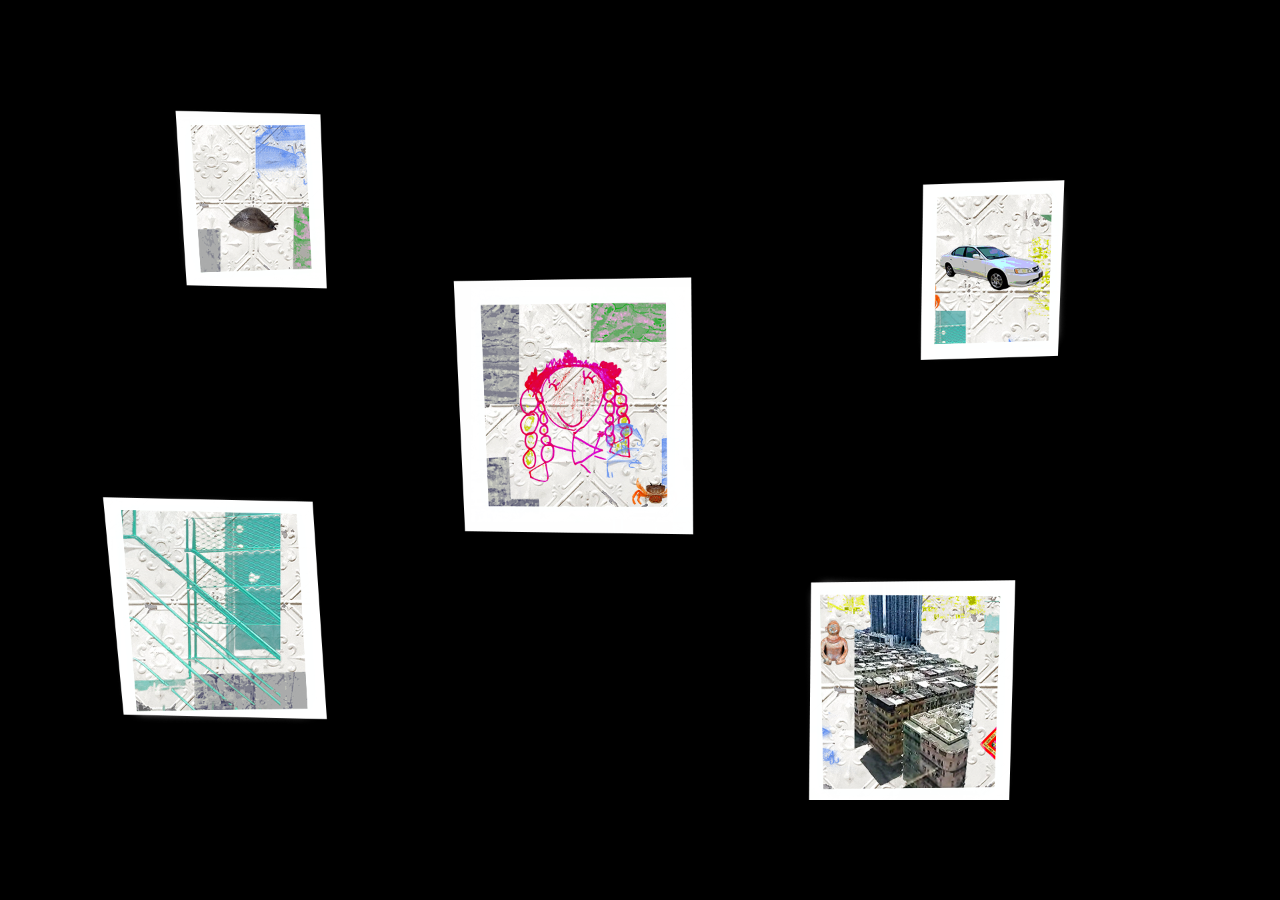
<file: window0.html>
<!DOCTYPE html>
<html lang="en">
<head>
    <meta charset="UTF-8">
    <meta http-equiv="X-UA-Compatible" content="IE=edge">
    <meta name="viewport" content="width=device-width, initial-scale=1.0">
    <title>Window 0</title>
    <link rel="stylesheet" href="style.css">
    <script src="script.js"></script>
</head>
<body class = "defaultbg">
</body>
</html>
</file>
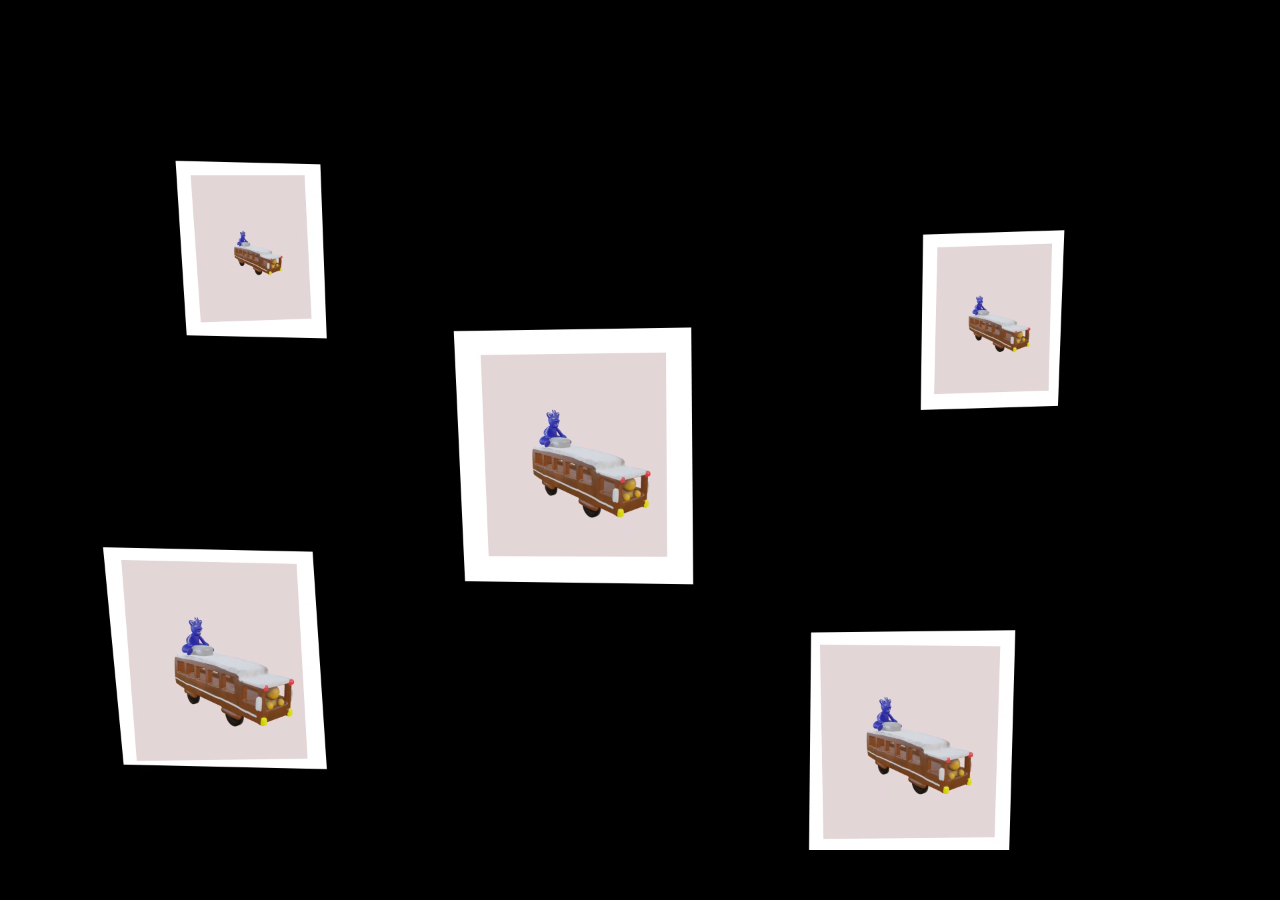
<file: window1.html>
<!DOCTYPE html>
<html lang="en">
<head>
    <meta charset="UTF-8">
    <meta http-equiv="X-UA-Compatible" content="IE=edge">
    <meta name="viewport" content="width=device-width, initial-scale=1.0">
    <title>Window 2</title>
    <link rel="stylesheet" href="style.css">
    <script src="script.js"></script>
</head>
<body>
    <div class="video">
        <video id="change-video" src="video/bus.mp4" muted loop autoplay></video>
    </div>
    <script>togglePopup()
        console.log('HI');
    </script>
</body>
</html>
</file>
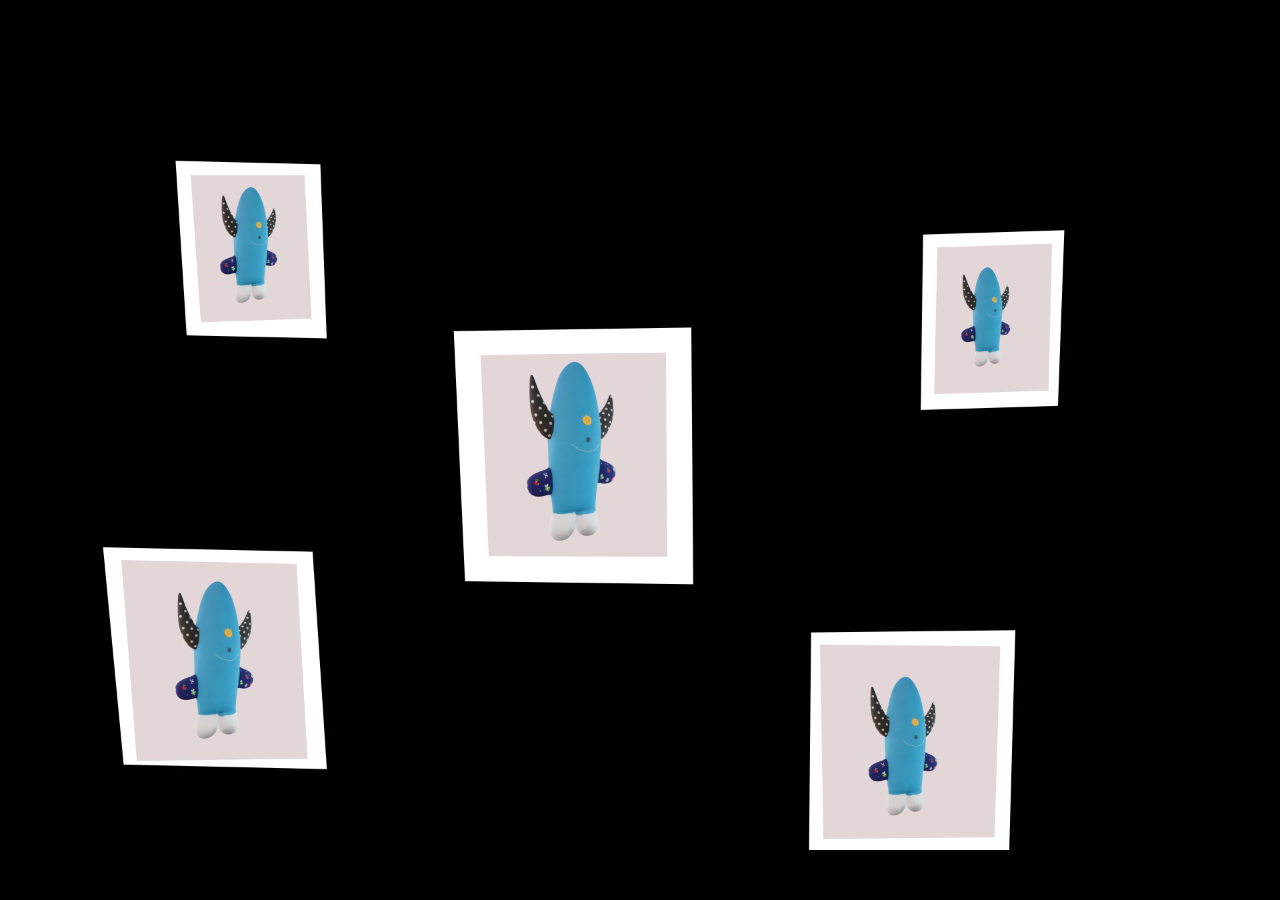
<file: window2.html>
<!DOCTYPE html>
<html lang="en">
<head>
    <meta charset="UTF-8">
    <meta http-equiv="X-UA-Compatible" content="IE=edge">
    <meta name="viewport" content="width=device-width, initial-scale=1.0">
    <title>Window 2</title>
    <link rel="stylesheet" href="style.css">
    <script src="script.js"></script>
</head>
<body>
    <div class="video">
        <video id="change-video" src="video/spike.mp4" muted loop autoplay></video>
    </div>
    <script>togglePopup()
        console.log('HI');
    </script>
</body>
</html>
</file>
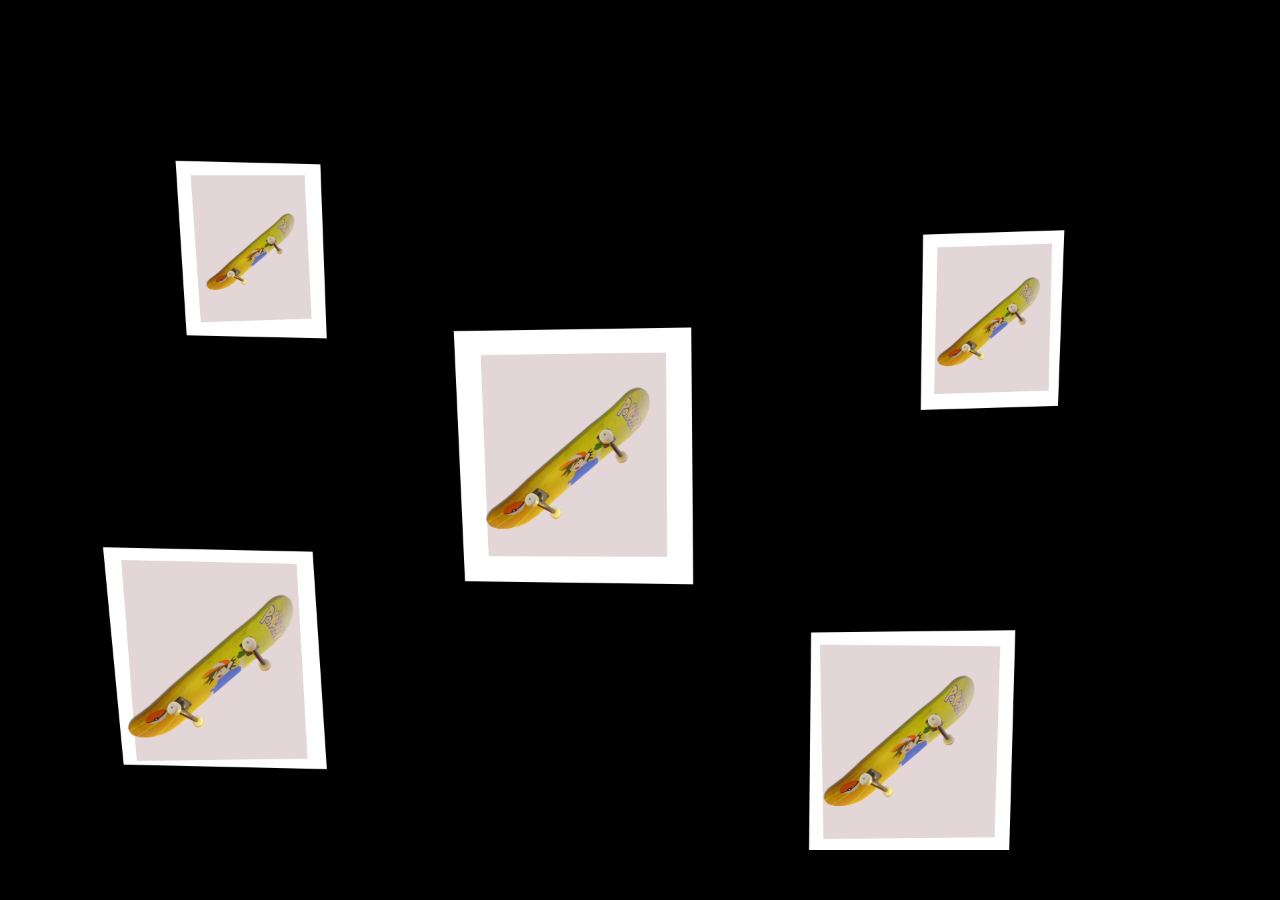
<file: window3.html>
<!DOCTYPE html>
<html lang="en">
<head>
    <meta charset="UTF-8">
    <meta http-equiv="X-UA-Compatible" content="IE=edge">
    <meta name="viewport" content="width=device-width, initial-scale=1.0">
    <title>Window 2</title>
    <link rel="stylesheet" href="style.css">
    <script src="script.js"></script>
</head>
<body>
    <div class="video">
        <video id="change-video" src="video/skateboard.mp4" muted loop autoplay></video>
    </div>
    <script>togglePopup()
        console.log('HI');
    </script>
</body>
</html>
</file>
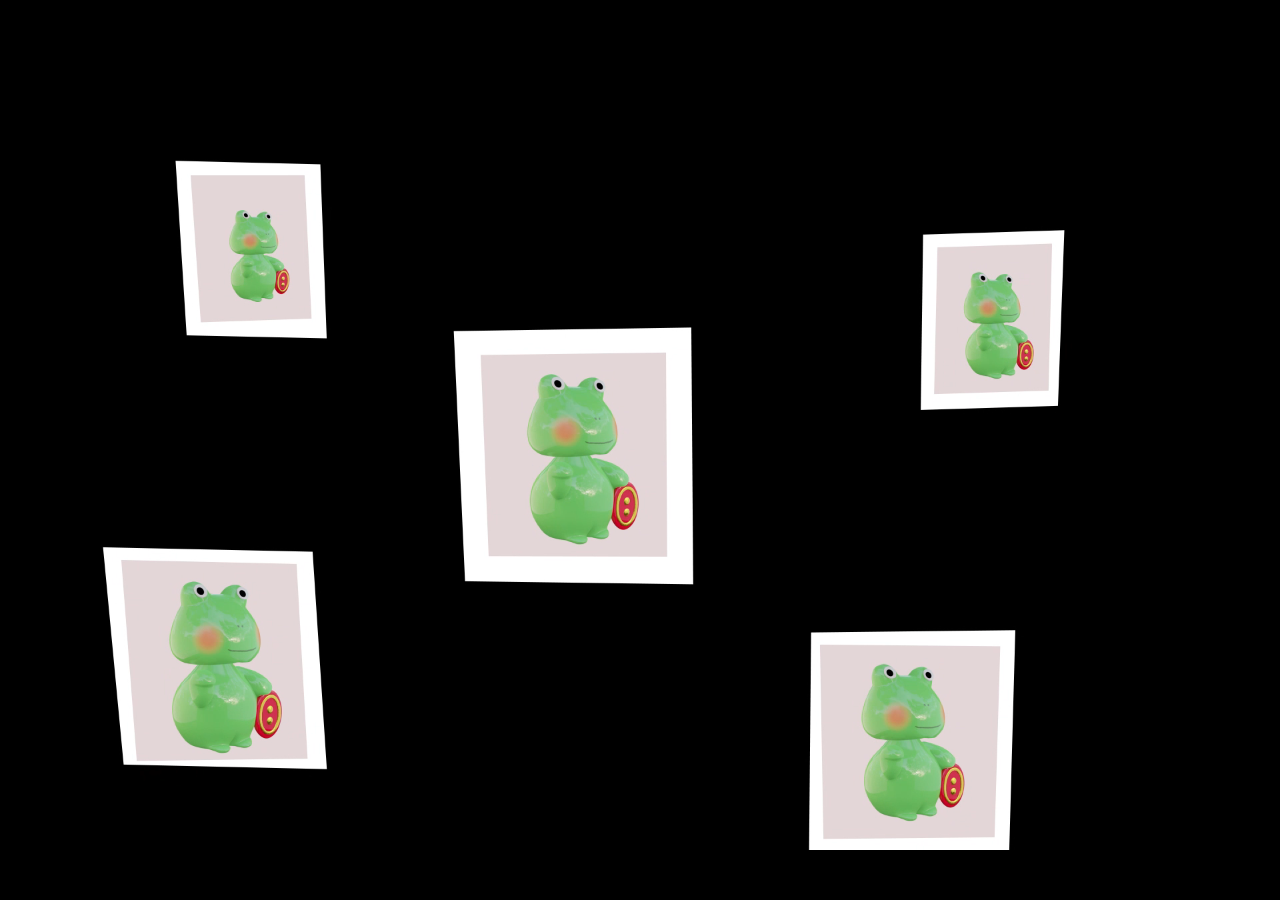
<file: window4.html>
<!DOCTYPE html>
<html lang="en">
<head>
    <meta charset="UTF-8">
    <meta http-equiv="X-UA-Compatible" content="IE=edge">
    <meta name="viewport" content="width=device-width, initial-scale=1.0">
    <title>Window 2</title>
    <link rel="stylesheet" href="style.css">
    <script src="script.js"></script>
</head>
<body>
    <div class="video">
        <video id="change-video" src="video/frog.mp4" muted loop autoplay></video>
    </div>
    <script>togglePopup()
        console.log('HI');
    </script>
</body>
</html>
</file>
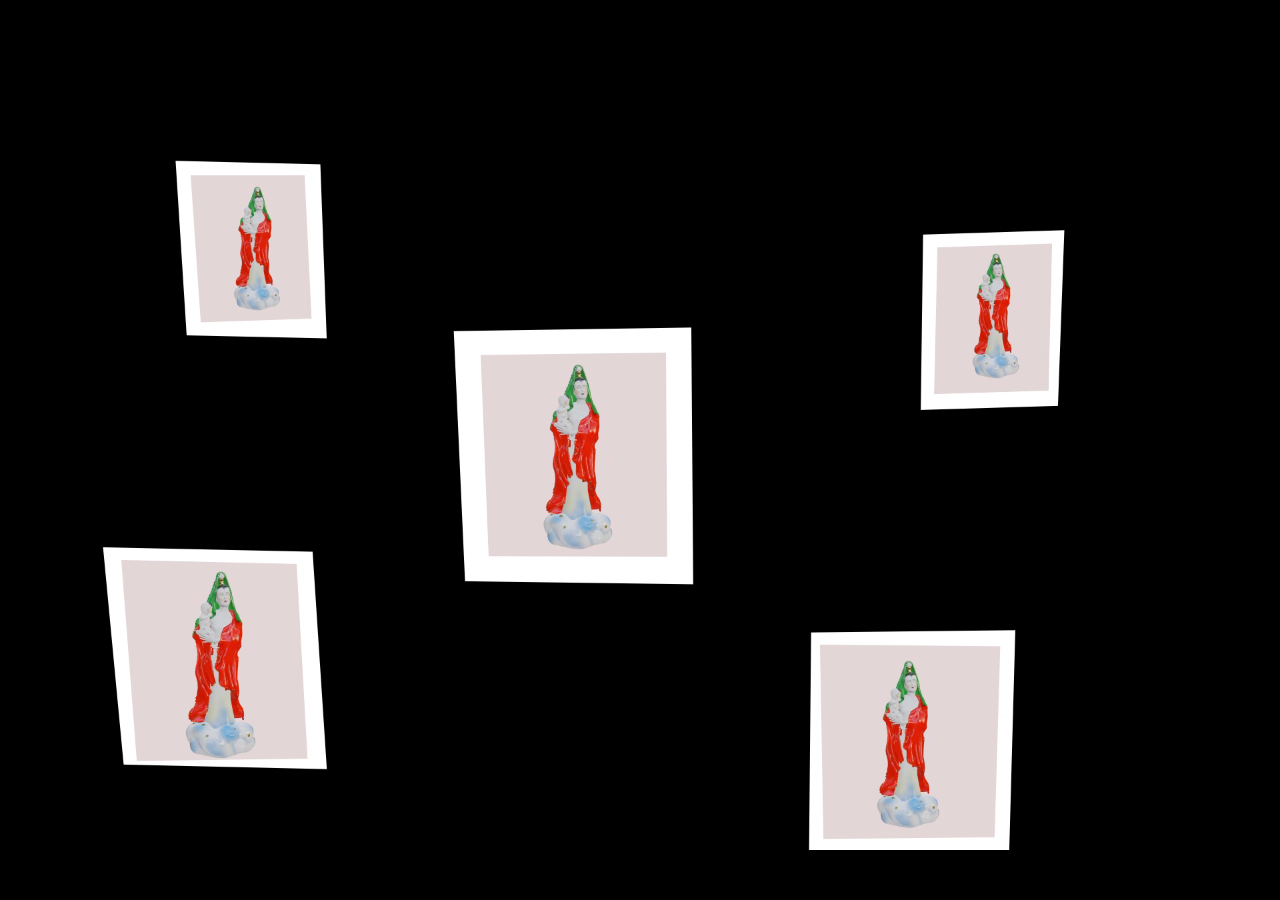
<file: window5.html>
<!DOCTYPE html>
<html lang="en">
<head>
    <meta charset="UTF-8">
    <meta http-equiv="X-UA-Compatible" content="IE=edge">
    <meta name="viewport" content="width=device-width, initial-scale=1.0">
    <title>Window 2</title>
    <link rel="stylesheet" href="style.css">
    <script src="script.js"></script>
</head>
<body>
    <div class="video">
        <video id="change-video" src="video/guanyin.mp4" muted loop autoplay></video>
    </div>
    <script>togglePopup()
        console.log('HI');
    </script>
</body>
</html>
</file>
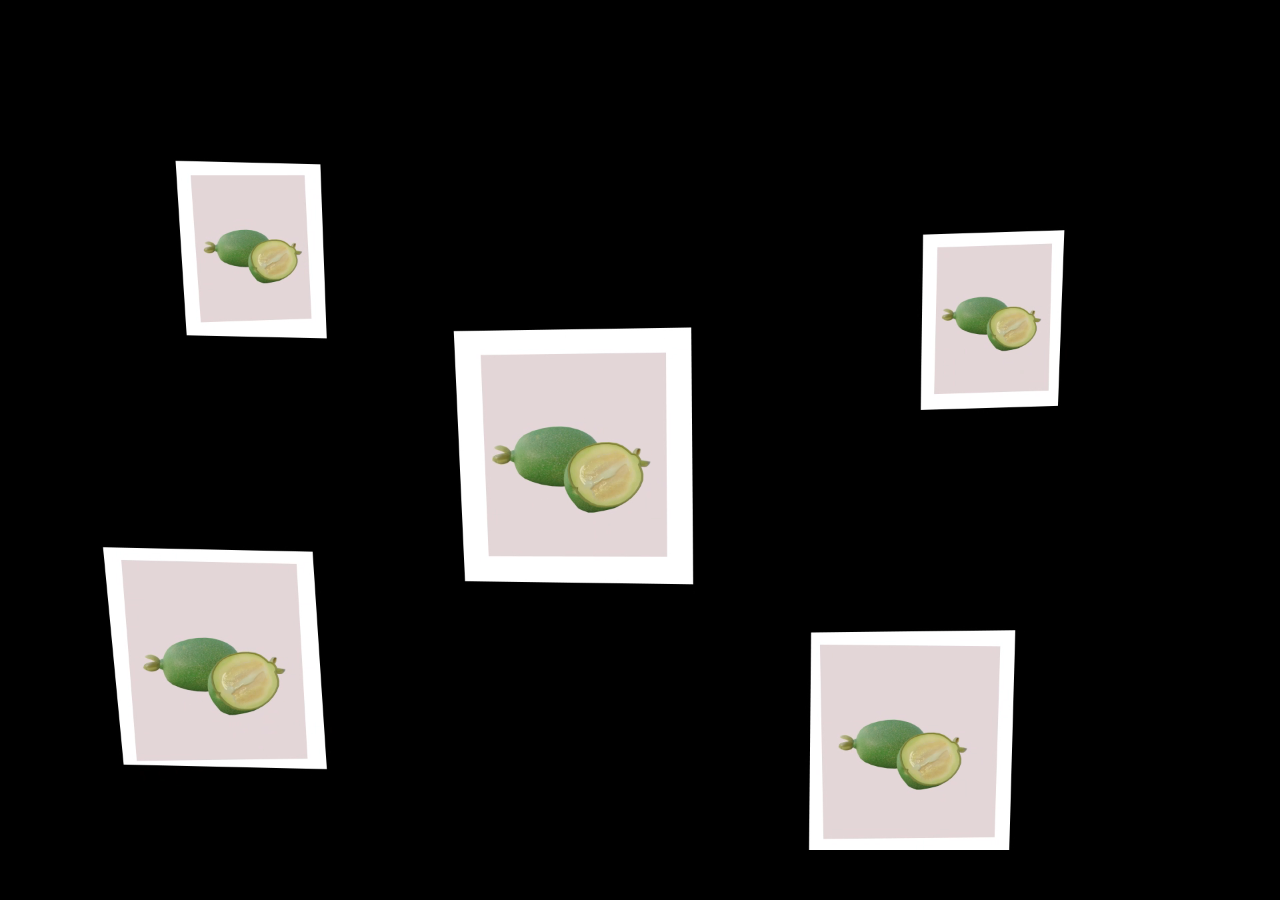
<file: window6.html>
<!DOCTYPE html>
<html lang="en">
<head>
    <meta charset="UTF-8">
    <meta http-equiv="X-UA-Compatible" content="IE=edge">
    <meta name="viewport" content="width=device-width, initial-scale=1.0">
    <title>Window 2</title>
    <link rel="stylesheet" href="style.css">
    <script src="script.js"></script>
</head>
<body>
    <div class="video">
        <video id="change-video" src="video/guava.mp4" muted loop autoplay></video>
    </div>
    <script>togglePopup()
        console.log('HI');
    </script>
</body>
</html>
</file>
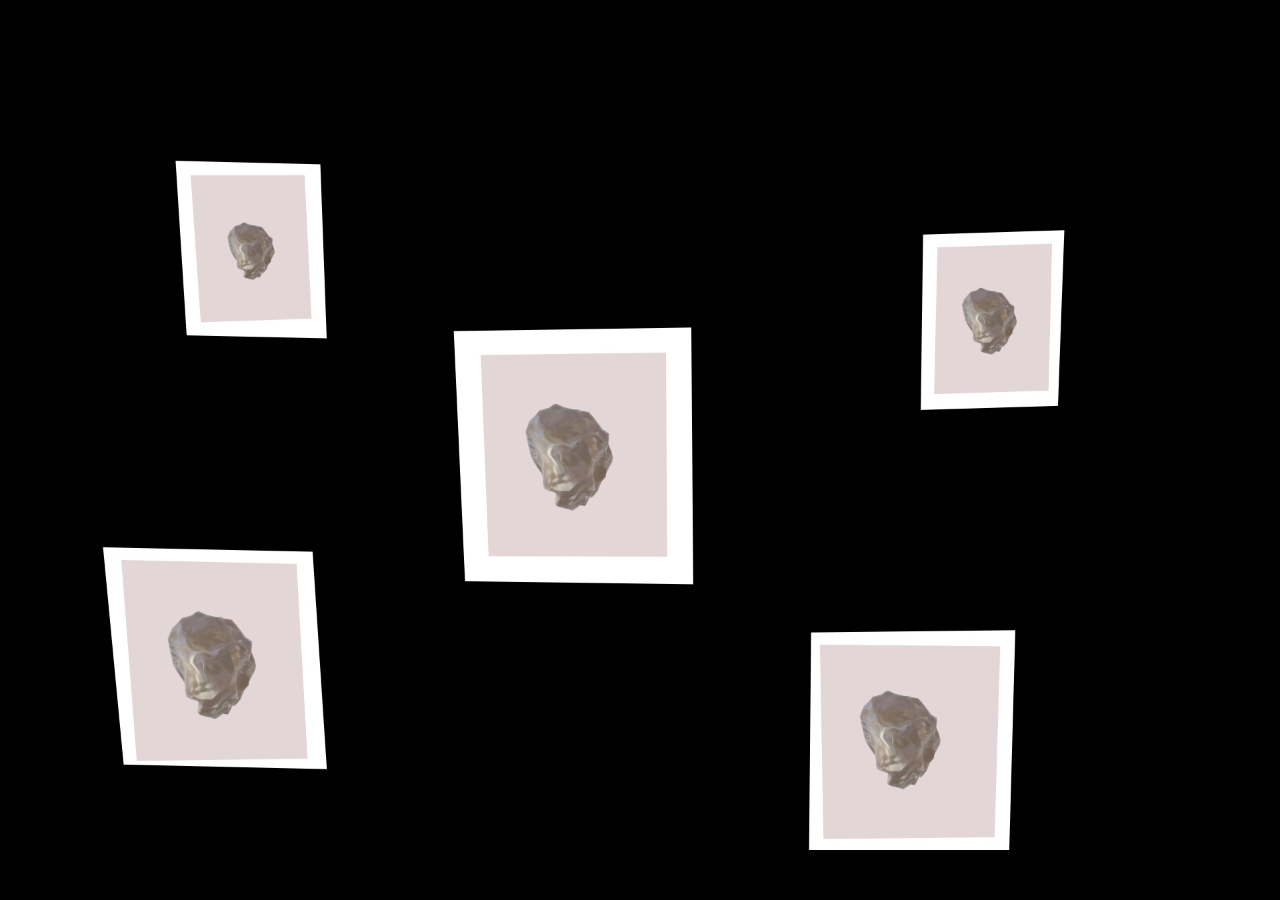
<file: window7.html>
<!DOCTYPE html>
<html lang="en">
<head>
    <meta charset="UTF-8">
    <meta http-equiv="X-UA-Compatible" content="IE=edge">
    <meta name="viewport" content="width=device-width, initial-scale=1.0">
    <title>Window 2</title>
    <link rel="stylesheet" href="style.css">
    <script src="script.js"></script>
</head>
<body>
    <div class="video">
        <video id="change-video" src="video/quartz.mp4" muted loop autoplay></video>
    </div>
    <script>togglePopup()
        console.log('HI');
    </script>
</body>
</html>
</file>
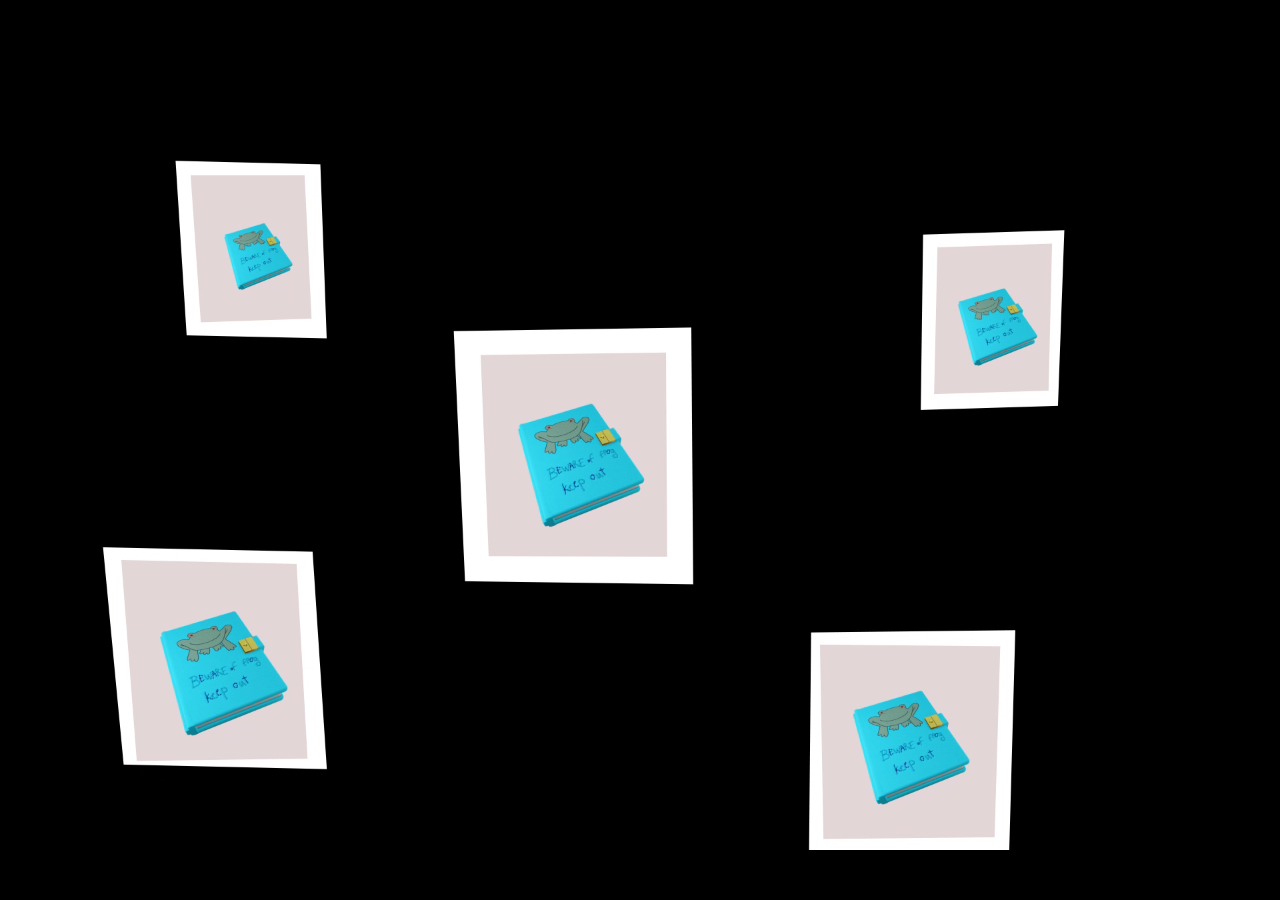
<file: window8.html>
<!DOCTYPE html>
<html lang="en">
<head>
    <meta charset="UTF-8">
    <meta http-equiv="X-UA-Compatible" content="IE=edge">
    <meta name="viewport" content="width=device-width, initial-scale=1.0">
    <title>Window 2</title>
    <link rel="stylesheet" href="style.css">
    <script src="script.js"></script>
</head>
<body>
    <div class="video">
        <video id="change-video" src="video/diary.mp4" muted loop autoplay></video>
    </div>
    <script>togglePopup()
        console.log('HI');
    </script>
</body>
</html>
</file>
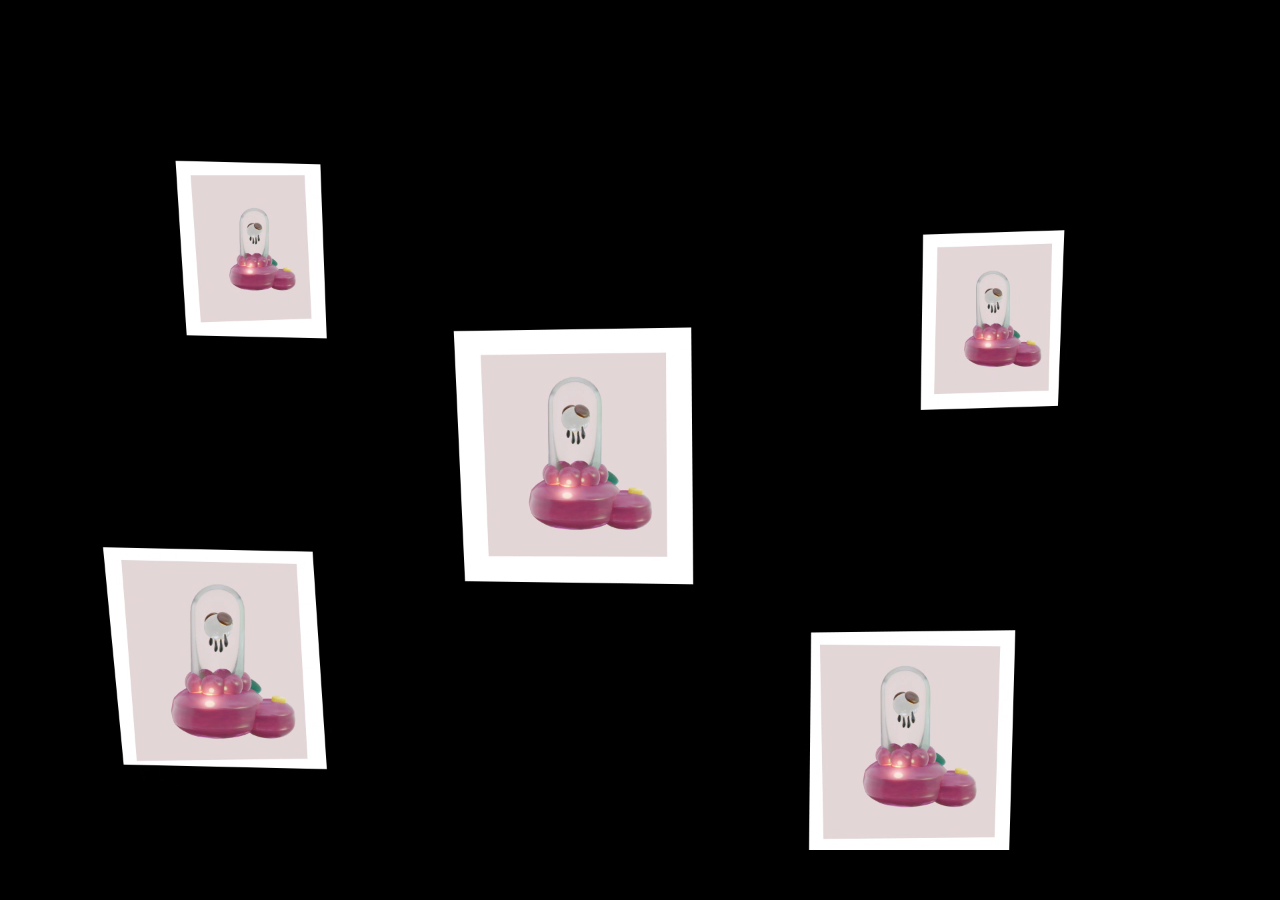
<file: window9.html>
<!DOCTYPE html>
<html lang="en">
<head>
    <meta charset="UTF-8">
    <meta http-equiv="X-UA-Compatible" content="IE=edge">
    <meta name="viewport" content="width=device-width, initial-scale=1.0">
    <title>Window 2</title>
    <link rel="stylesheet" href="style.css">
    <script src="script.js"></script>
</head>
<body>
    <div class="video">
        <video id="change-video" src="video/aquapet.mp4" muted loop autoplay></video>
    </div>
    <script>togglePopup()
        console.log('HI');
    </script>
</body>
</html>
</file>
<file: style.css>
* {
	-webkit-box-sizing: border-box;
	-moz-box-sizing: border-box;
	box-sizing: border-box;
}

@font-face {
    font-family: 'Redaction35';
    src: url("Redaction_35-Regular.woff2") format('woff2');
}

@font-face {
    font-family: 'Redaction35';
    src: url("Redaction_35-Italic.woff2") format('woff2');
    font-style: italic;
}

html {
	-ms-touch-action: none;
}

body {
    margin: 0;
    font-family: sans-serif;
    line-height: 1.5;
    overflow: hidden;
    background-color: black;
}

body, div
{
    -webkit-touch-callout: none;
    -webkit-user-select: none;
    -khtml-user-select: none;
    -moz-user-select: -moz-none;
    -ms-user-select: none;
    -o-user-select: none;
    user-select: none;
}

p {
    font-family: 'Redaction35', serif;
    font-weight: 100;
    font-size: 14px;
    text-align: left;
    margin: 0px;
}

h1 {
    font-family: 'Redaction35', serif;
    font-style: normal;
    font-weight: 300;
    text-decoration: none;
    font-size: 24px;
    line-height: 12px;
}

h2 {
    font-family: 'Redaction35', serif;
    font-style: normal;
    font-weight: 200;
    font-size: 20px;
    color: rgb(25, 26, 53);
    text-align: center;
    line-height: .01;
    
}

a {
    text-decoration: none;
}

button {
    cursor: pointer;
}

hr {
    border-top: 1px dashed black;
    margin: 10px;
}

.wrapper {
    display: flex;
    height: 100vh;
    overflow: hidden;
}

.main {
    flex-grow: 1;
    padding: 20px;
    overflow: hidden;
}

.popup .overlay{
    position: fixed;
    top: 0px;
    left: 0px;
    width: 100vw;
    height: 100vh;
    background: rgba(105, 105, 105, 0.7);
    z-index: 10;
    display: none;
}
.popup .bar {
    background:rgb(159, 159, 189);
    border: 2px outset #b1b3a8;
    padding: 17px;
}

.popup .content {
    position: absolute;
    top: 50%;
    left: 50%;
    transform: translate(-50%,-50%) scale(0);
    background:#FDFFEB;
    border: 3px outset white;
    width: 650px;
    height:550px;
    z-index:10;
    text-align: center;
    padding: 5px 5px 30px;
    box-sizing: border-box;
}

.popup-2 .content {
    width: 600px;
    height: 430px;
}

.popup .close-btn {
    cursor: pointer;
    position: absolute;
    right: 10px;
    top: 10px;
    width: 25px;
    height: 25px;
    background:#FDFFEB;
    border: 2px outset white;
    color: black;
    font-size: 13px;
}

.close-btn:active {
    background:#bcbdb4;
    border: 2px inset rgb(223, 223, 223);
}


.info-button {
    display: flex;
    padding: 20px;
    z-index: 8;
    overflow: hidden;
}

.show-popup {
    width: 50px;
    height: 50px;
    background-color:#E1EBE8;
    border: 1px solid black;
    border-radius: 50%;
    padding: 10px;
    z-index: 10;
}

.restart-button {
    width: 150px;
    height: 50px;
    background-color:#E1EBE8;
    border: 1px solid black;
    border-radius: 25px;
    padding: 10px;
    margin-left: 20px;
    z-index: 10;
    display: none;
}

.restart-button:hover {
    background-color: white;
}

.restart-button:hover h2{
    color: blue;
 }

.restart-button-popup {
    width: 150px;
    height: 50px;
    background-color:#E1EBE8;
    border: 1px solid black;
    border-radius: 25px;
    padding: 10px;
    margin-left: 20px;
}

.dog {
    margin-left: auto;
    margin-right: auto;
}

#info {
    transform: translate(-2px, 0);
}

.side-panel-open .show-popup {
    display: none;
}

.show-popup:hover {
    background-color: white;
}


.popup.active .overlay {
    display: block;  
}

.popup.active .content {
    transition: all 300ms ease-in-out;
    transform: translate(-50%,-50%) scale(1);
}

.popup-main {
    display: grid;
    padding: 10px, 0px, 10px, 20px;
    grid-template-columns: 2fr 3fr;
    grid-template-areas:
        "header header"
        "left right"
        /* "bottom bottom" */
    
}

.howto-popup {
    padding: 10px 15px 10px 15px;
}

.howto-popup h1 {
    text-decoration: underline 1px;
    text-decoration-style: dashed;
    text-underline-position: under;
    padding-bottom: 10px;
}

.popup-header {
    grid-area: header;
    margin: 10px;
}

.popup-header h1  {
    float: left;
    text-decoration: underline 1px;
    text-decoration-style: dashed;
    text-underline-position: under;
}

.popup-left {
    display:flex;
    grid-area: left;
    border-right: 1px dashed black;
    padding: 0 15px 0 15px;
}

.popup-right {
    grid-area: right;
    padding: 0 15px 0 15px;
}

.popup-column {
    margin: 0 15px 0 0px;
}

.popup-you-win .content {
    max-height: 300px !important;
}

/* .popup-bottom {
    grid-area: bottom;
    /* border-top: 1px dashed black; */
    /* margin: 5px;
    padding: 15px;
} */ 

.index-button {
    transform: rotate(-90deg);
    margin-left: -15px;
}

.side-panel-toggle {
    width: 40px;
    height: 100px;
    flex-shrink: 0;
    display: grid;
    place-items: center;

    color: white;
    background: #E1EBE8;
    border: 1px solid black;
    border-right: none;
    border-radius: 10px 0 0 10px;
    outline: none; 
    cursor: pointer;
    z-index: 9;

    transform: translate(1px, 50px);
}

.side-panel-toggle:hover h2{
    color: blue;
 }

.side-panel {
    display: initial;
    width: 0px;
    flex-shrink: 0;
    padding-left: 40px;
    color: white;
    background:#E1EBE8;
    border-left: 1px solid black;
    z-index:8;
    transition: all 300ms ease-in-out;
}


.side-panel-open .side-panel {
    display: initial;
    width: 90%;
    transition: all 300ms ease-in-out;
}

.side-panel-open .index-container {
    display: flex;
    flex-wrap: wrap;
}

.index-container{
    display: none;
    background-color: #FDFFEB;
    padding: 40px;
    padding-top: 60px;
    padding-left: 100px;
    height: 100%;
    /* overflow-y:scroll; */
}

.index-item {
    width: 20vw;
    margin: 15px;
    align-content: center;
}


.index-item:hover {
    cursor: pointer;
}


/* center img in div */
.center {
    display: block;
    margin-left: auto;
    margin-right: auto;
    height: 20vh;
}

#guava {
   width: 250px;
   padding-top: 40px;
}


/* parallax */

#wrapper {
	position: absolute;
	z-index: 3;
	width: 200%;
	top: 0;
	bottom: 0;
	left: 0;
	overflow: hidden;
}

#scroller {
	position: absolute;
	z-index: 3;
	width: 2000%;
	height: 10000px;
	overflow: hidden;
	-webkit-tap-highlight-color: rgba(0,0,0,0);
	-webkit-transform: translateZ(0);
	-moz-transform: translateZ(0);
	-ms-transform: translateZ(0);
	-o-transform: translateZ(0);
	transform: translateZ(0);
	-webkit-touch-callout: none;
	-webkit-user-select: none;
	-moz-user-select: none;
	-ms-user-select: none;
	user-select: none;
	-webkit-text-size-adjust: none;
	-moz-text-size-adjust: none;
	-ms-text-size-adjust: none;
	-o-text-size-adjust: none;
	text-size-adjust: none;
	background: url(pattern3.png);
}

.starfield {
	position: absolute;
	width: 200%;
	top: 0;
	left: 0;
	bottom: 0;
	overflow: hidden;
}

.starfield div {
	position: absolute;
	width: 2000%; /** Important for scrolling left and right **/
	overflow: hidden;
	-webkit-transform: translateZ(0);
	-moz-transform: translateZ(0);
	-ms-transform: translateZ(0);
	-o-transform: translateZ(0);
	transform: translateZ(0);
}

#starfield1 {
	z-index: 2;
}

#stars1 {
	z-index: 2;
	height: 10000px;
	background: url(layer2.png);
    background-size: 2000px;
}

#starfield2 {
	z-index: 1;
}

#stars2 {
	z-index: 1;
	height: 10000px;
	background: url(wallpapertile.png);
    background-size: 500px;
}

#object-1 {
    transform: scale(80%);
    transform: translate(14000px, 3800px);
    
}

#object-2 {
    transform: scale(80%);
    transform: translate(37400px,500px);
       
}

#object-3 {
    transform: scale(70%);
    transform: translate(41000px,7000px);


}

#object-4 {
    transform: scale(75%);
    transform: translate(2500px,4400px);
   
}

#object-5 {
    transform: scale(60%);
    transform: translate(500px,500px);
}

#object-6 {
    transform: scale(70%);
    transform: translate(25500px,5200px);

}

#object-7 {
    transform: scale(70%);
    transform: translate(9008px,7003px);
}

#object-8 {
    transform: scale(80%);
    transform: translate(15000px,6200px);
}

#object-9 {
    transform: scale(80%);
    transform: translate(30000px,2000px);
}

.object-all:hover {
    cursor: pointer;
}

#change-video {
    position: fixed;
  right: 0;
  bottom: 0;
  width: 100%;
  height: 100%;
}

.defaultbg {
    background-image: url("projectionmap.png");
    background-size: cover;
}
</file>
